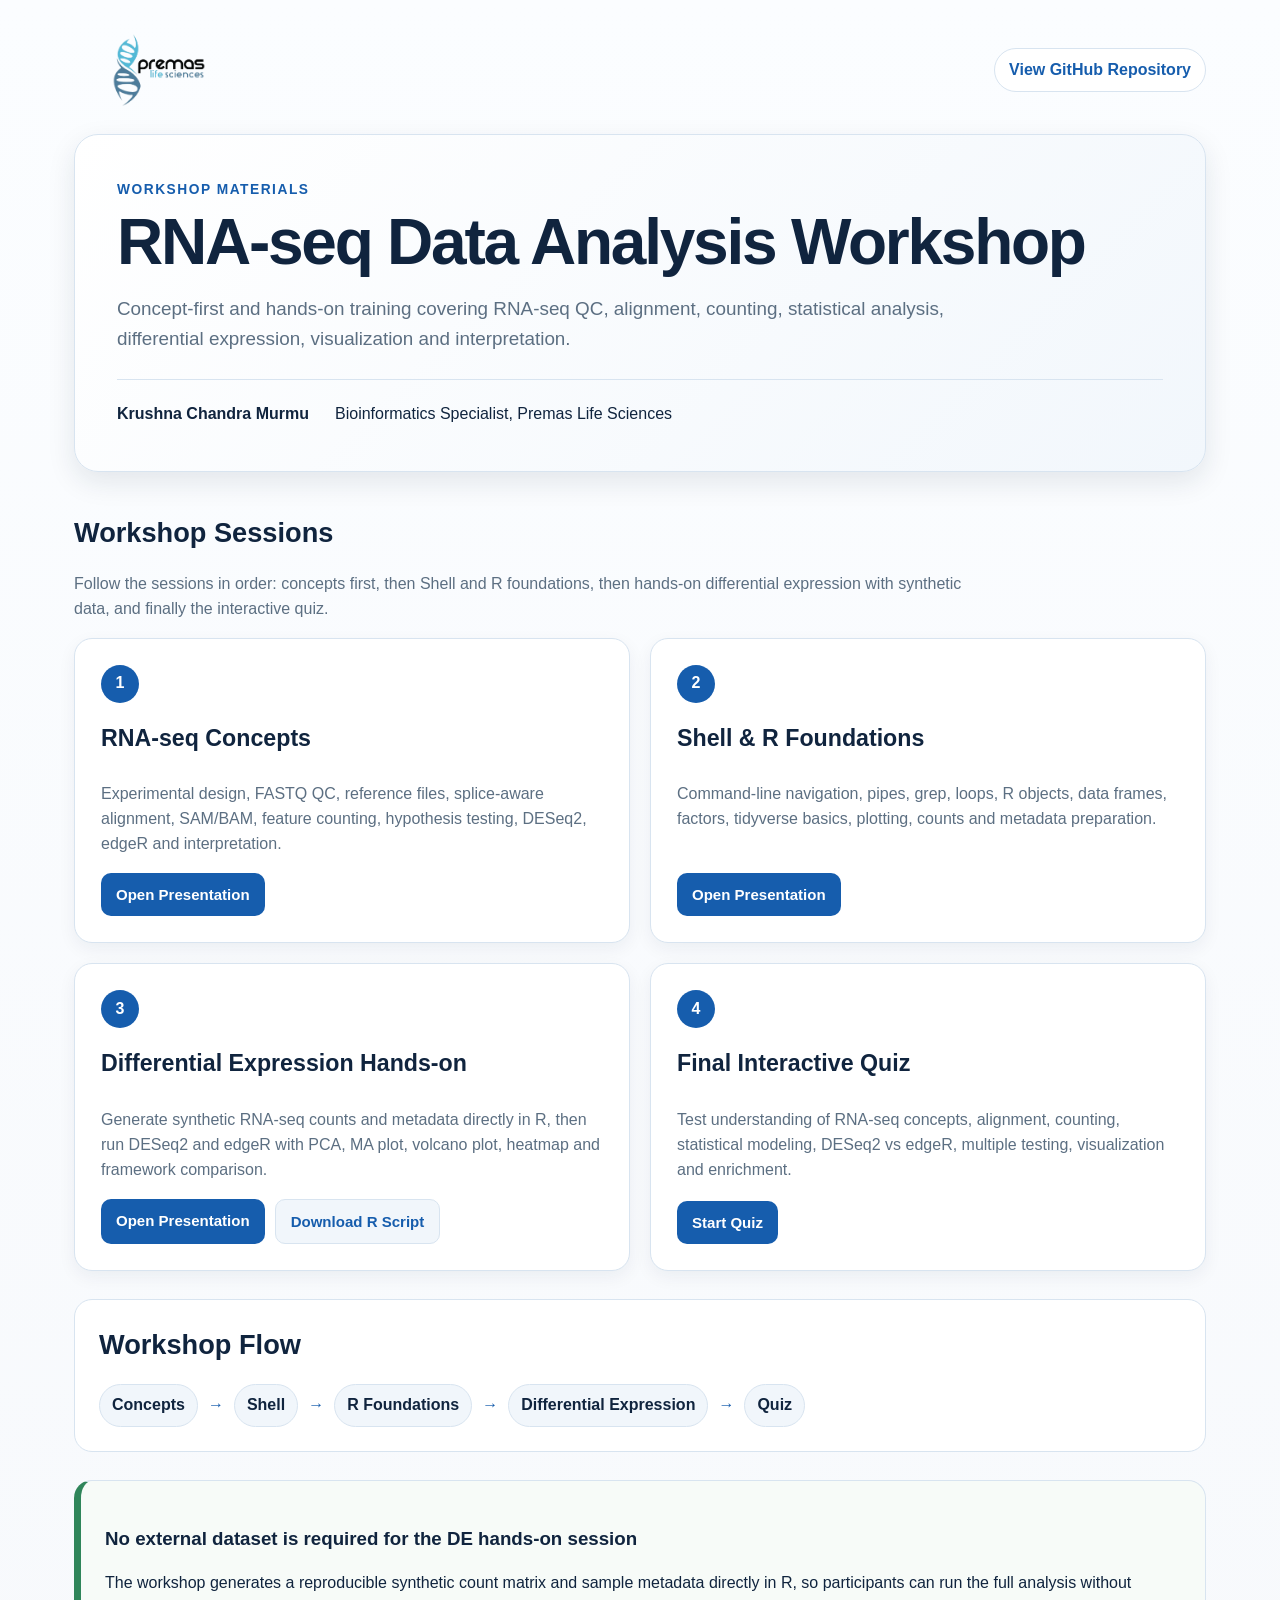
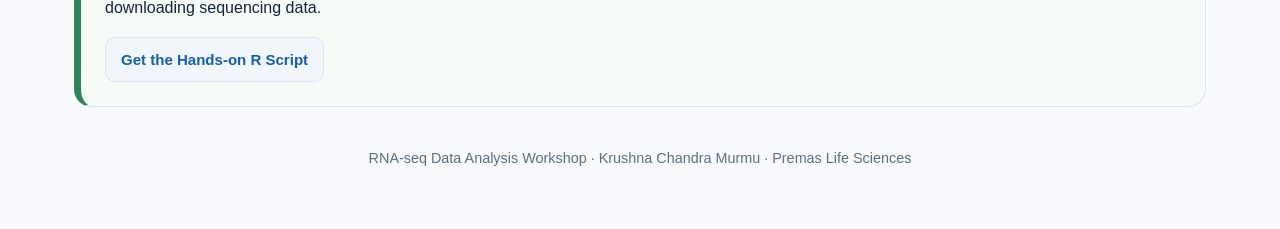
<file: index.html>
<!DOCTYPE html>
<html lang="en">
<head>
  <meta charset="UTF-8">
  <meta name="viewport" content="width=device-width, initial-scale=1.0">
  <meta name="description" content="RNA-seq Data Analysis Workshop">
  <title>RNA-seq Data Analysis Workshop</title>
  <style>
    :root{--bg:#f7f9fc;--surface:#fff;--text:#10243e;--muted:#5c6f82;--blue:#165dad;--blue2:#0e477f;--green:#2f855a;--border:#d8e4f0;--shadow:0 10px 28px rgba(16,36,62,.10)}
    *{box-sizing:border-box} body{margin:0;font-family:Arial,Helvetica,sans-serif;color:var(--text);background:linear-gradient(180deg,#fbfdff 0%,var(--bg) 100%);line-height:1.55}
    .page{max-width:1180px;margin:auto;padding:34px 24px 60px}.topbar{display:flex;align-items:center;justify-content:space-between;gap:20px;margin-bottom:28px}
    .logo{width:170px;max-height:72px;object-fit:contain}.repo{color:var(--blue);font-weight:700;text-decoration:none;border:1px solid var(--border);padding:9px 14px;border-radius:999px;background:#fff}
    .hero{background:linear-gradient(135deg,#fff 0%,#f2f7fc 100%);border:1px solid var(--border);border-radius:24px;padding:44px 42px;box-shadow:var(--shadow)}
    .eyebrow{color:var(--blue);font-size:.86rem;font-weight:800;letter-spacing:.11em;text-transform:uppercase;margin:0 0 10px}
    h1{font-size:clamp(2.4rem,5vw,4.3rem);line-height:1.02;letter-spacing:-.035em;margin:0}.subtitle{font-size:1.18rem;color:var(--muted);max-width:850px}
    .author{margin-top:26px;padding-top:22px;border-top:1px solid var(--border);display:flex;gap:8px 26px;flex-wrap:wrap}
    .section-title{font-size:1.7rem;margin:40px 0 18px}.intro{color:var(--muted);max-width:900px}.grid{display:grid;grid-template-columns:repeat(2,minmax(0,1fr));gap:20px}
    .card{display:flex;flex-direction:column;min-height:260px;background:var(--surface);border:1px solid var(--border);border-radius:18px;padding:26px;box-shadow:0 6px 18px rgba(16,36,62,.06)}
    .step{width:38px;height:38px;border-radius:50%;display:grid;place-items:center;background:var(--blue);color:#fff;font-weight:800;margin-bottom:18px}
    .card h2{margin:0 0 10px;font-size:1.45rem}.card p{color:var(--muted)}.actions{margin-top:auto;display:flex;gap:10px;flex-wrap:wrap}
    .button{display:inline-block;text-decoration:none;border-radius:10px;padding:10px 15px;font-weight:800;font-size:.94rem}.primary{background:var(--blue);color:#fff}.primary:hover{background:var(--blue2)}
    .secondary{background:#f1f6fb;color:var(--blue);border:1px solid var(--border)}.workflow,.resource{margin-top:28px;background:#fff;border:1px solid var(--border);border-radius:18px;padding:24px}
    .resource{border-left:7px solid var(--green);background:#f7fbf8}.flow{display:flex;flex-wrap:wrap;gap:10px;align-items:center;font-weight:700}.chip{padding:8px 12px;background:#f1f6fb;border:1px solid var(--border);border-radius:999px}.arrow{color:var(--blue)}
    footer{text-align:center;color:var(--muted);margin-top:40px;font-size:.9rem}@media(max-width:820px){.grid{grid-template-columns:1fr}.hero{padding:32px 24px}.topbar{flex-direction:column;align-items:flex-start}}
  </style>
</head>
<body>
<main class="page">
  <div class="topbar">
    <img class="logo" src="premAS_logo.png" alt="Premas Life Sciences logo">
    <a class="repo" href="https://github.com/kcmtest/MPL_RNA_seq" target="_blank" rel="noopener">View GitHub Repository</a>
  </div>

  <section class="hero">
    <p class="eyebrow">Workshop Materials</p>
    <h1>RNA-seq Data Analysis Workshop</h1>
    <p class="subtitle">Concept-first and hands-on training covering RNA-seq QC, alignment, counting, statistical analysis, differential expression, visualization and interpretation.</p>
    <div class="author"><strong>Krushna Chandra Murmu</strong><span>Bioinformatics Specialist, Premas Life Sciences</span></div>
  </section>

  <h2 class="section-title">Workshop Sessions</h2>
  <p class="intro">Follow the sessions in order: concepts first, then Shell and R foundations, then hands-on differential expression with synthetic data, and finally the interactive quiz.</p>

  <section class="grid">
    <article class="card">
      <div class="step">1</div>
      <h2>RNA-seq Concepts</h2>
      <p>Experimental design, FASTQ QC, reference files, splice-aware alignment, SAM/BAM, feature counting, hypothesis testing, DESeq2, edgeR and interpretation.</p>
      <div class="actions"><a class="button primary" href="RNAseq_Workshop_Concept_First_Krushna_Stats_DESeq2_edgeR.html">Open Presentation</a></div>
    </article>

    <article class="card">
      <div class="step">2</div>
      <h2>Shell &amp; R Foundations</h2>
      <p>Command-line navigation, pipes, grep, loops, R objects, data frames, factors, tidyverse basics, plotting, counts and metadata preparation.</p>
      <div class="actions"><a class="button primary" href="Shell_R_Foundations_Final_Before_DE.html">Open Presentation</a></div>
    </article>

    <article class="card">
      <div class="step">3</div>
      <h2>Differential Expression Hands-on</h2>
      <p>Generate synthetic RNA-seq counts and metadata directly in R, then run DESeq2 and edgeR with PCA, MA plot, volcano plot, heatmap and framework comparison.</p>
      <div class="actions">
        <a class="button primary" href="Differential_Expression_Synthetic_DESeq2_edgeR_Workshop.html">Open Presentation</a>
        <a class="button secondary" href="Differential_Expression_Synthetic_Workshop.R" download>Download R Script</a>
      </div>
    </article>

    <article class="card">
      <div class="step">4</div>
      <h2>Final Interactive Quiz</h2>
      <p>Test understanding of RNA-seq concepts, alignment, counting, statistical modeling, DESeq2 vs edgeR, multiple testing, visualization and enrichment.</p>
      <div class="actions"><a class="button primary" href="RNAseq_Comprehensive_FinalScore_Quiz.html">Start Quiz</a></div>
    </article>
  </section>

  <section class="workflow">
    <h2 class="section-title" style="margin-top:0">Workshop Flow</h2>
    <div class="flow">
      <span class="chip">Concepts</span><span class="arrow">→</span>
      <span class="chip">Shell</span><span class="arrow">→</span>
      <span class="chip">R Foundations</span><span class="arrow">→</span>
      <span class="chip">Differential Expression</span><span class="arrow">→</span>
      <span class="chip">Quiz</span>
    </div>
  </section>

  <section class="resource">
    <h3>No external dataset is required for the DE hands-on session</h3>
    <p>The workshop generates a reproducible synthetic count matrix and sample metadata directly in R, so participants can run the full analysis without downloading sequencing data.</p>
    <a class="button secondary" href="Differential_Expression_Synthetic_Workshop.R" download>Get the Hands-on R Script</a>
  </section>

  <footer>RNA-seq Data Analysis Workshop · Krushna Chandra Murmu · Premas Life Sciences</footer>
</main>
</body>
</html>
</file>
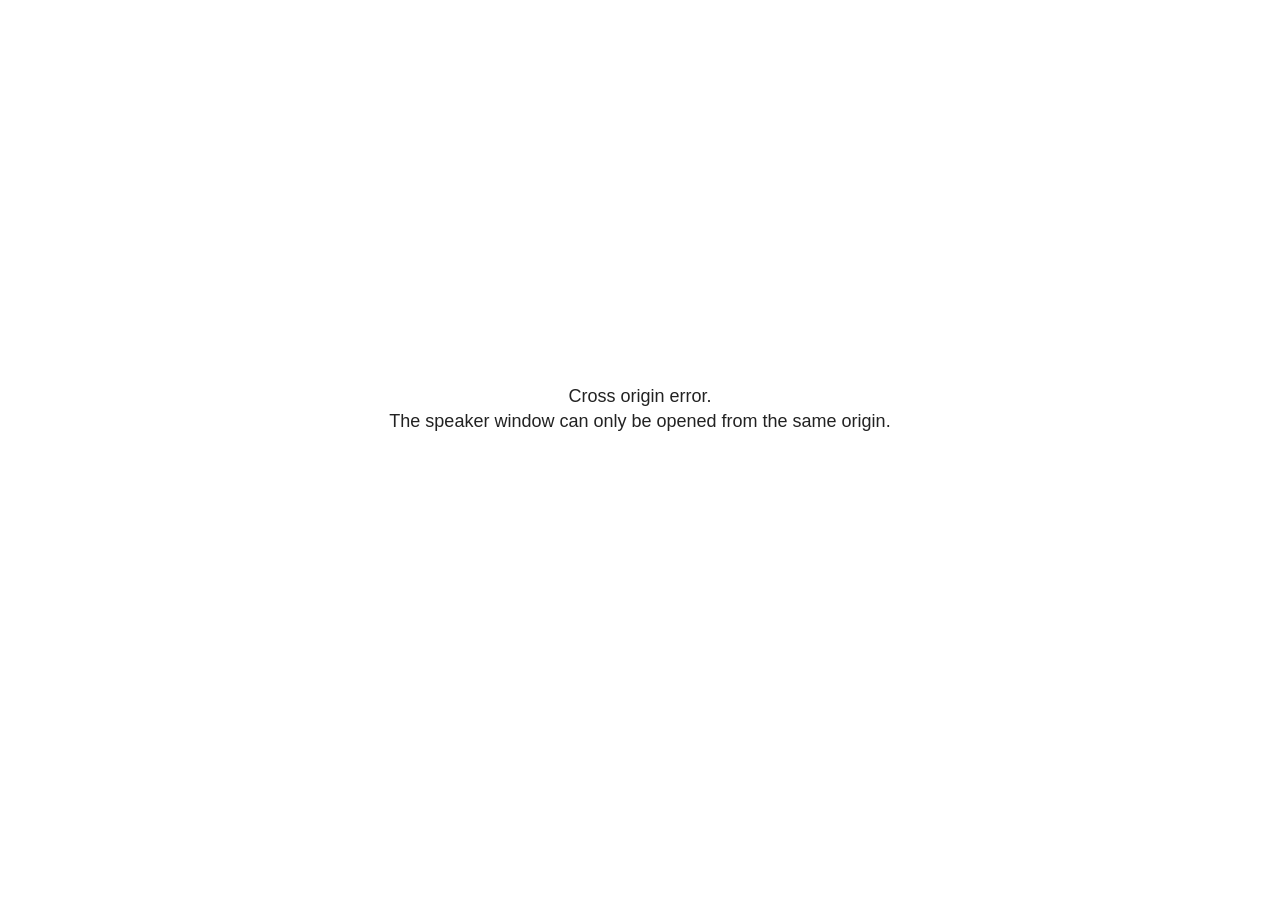
<file: Differential_Expression_Synthetic_DESeq2_edgeR_Workshop_files/libs/revealjs/plugin/notes/speaker-view.html>
<!--
	NOTE: You need to build the notes plugin after making changes to this file.
-->
<html lang="en">
	<head>
		<meta charset="utf-8">

		<title>reveal.js - Speaker View</title>

		<style>
			body {
				font-family: Helvetica;
				font-size: 18px;
			}

			#current-slide,
			#upcoming-slide,
			#speaker-controls {
				padding: 6px;
				box-sizing: border-box;
				-moz-box-sizing: border-box;
			}

			#current-slide iframe,
			#upcoming-slide iframe {
				width: 100%;
				height: 100%;
				border: 1px solid #ddd;
			}

			#current-slide .label,
			#upcoming-slide .label {
				position: absolute;
				top: 10px;
				left: 10px;
				z-index: 2;
			}

			#connection-status {
				position: absolute;
				top: 0;
				left: 0;
				width: 100%;
				height: 100%;
				z-index: 20;
				padding: 30% 20% 20% 20%;
				font-size: 18px;
				color: #222;
				background: #fff;
				text-align: center;
				box-sizing: border-box;
				line-height: 1.4;
			}

			.overlay-element {
				height: 34px;
				line-height: 34px;
				padding: 0 10px;
				text-shadow: none;
				background: rgba( 220, 220, 220, 0.8 );
				color: #222;
				font-size: 14px;
			}

			.overlay-element.interactive:hover {
				background: rgba( 220, 220, 220, 1 );
			}

			#current-slide {
				position: absolute;
				width: 60%;
				height: 100%;
				top: 0;
				left: 0;
				padding-right: 0;
			}

			#upcoming-slide {
				position: absolute;
				width: 40%;
				height: 40%;
				right: 0;
				top: 0;
			}

			/* Speaker controls */
			#speaker-controls {
				position: absolute;
				top: 40%;
				right: 0;
				width: 40%;
				height: 60%;
				overflow: auto;
				font-size: 18px;
			}

				.speaker-controls-time.hidden,
				.speaker-controls-notes.hidden {
					display: none;
				}

				.speaker-controls-time .label,
				.speaker-controls-pace .label,
				.speaker-controls-notes .label {
					text-transform: uppercase;
					font-weight: normal;
					font-size: 0.66em;
					color: #666;
					margin: 0;
				}

				.speaker-controls-time, .speaker-controls-pace {
					border-bottom: 1px solid rgba( 200, 200, 200, 0.5 );
					margin-bottom: 10px;
					padding: 10px 16px;
					padding-bottom: 20px;
					cursor: pointer;
				}

				.speaker-controls-time .reset-button {
					opacity: 0;
					float: right;
					color: #666;
					text-decoration: none;
				}
				.speaker-controls-time:hover .reset-button {
					opacity: 1;
				}

				.speaker-controls-time .timer,
				.speaker-controls-time .clock {
					width: 50%;
				}

				.speaker-controls-time .timer,
				.speaker-controls-time .clock,
				.speaker-controls-time .pacing .hours-value,
				.speaker-controls-time .pacing .minutes-value,
				.speaker-controls-time .pacing .seconds-value {
					font-size: 1.9em;
				}

				.speaker-controls-time .timer {
					float: left;
				}

				.speaker-controls-time .clock {
					float: right;
					text-align: right;
				}

				.speaker-controls-time span.mute {
					opacity: 0.3;
				}

				.speaker-controls-time .pacing-title {
					margin-top: 5px;
				}

				.speaker-controls-time .pacing.ahead {
					color: blue;
				}

				.speaker-controls-time .pacing.on-track {
					color: green;
				}

				.speaker-controls-time .pacing.behind {
					color: red;
				}

				.speaker-controls-notes {
					padding: 10px 16px;
				}

				.speaker-controls-notes .value {
					margin-top: 5px;
					line-height: 1.4;
					font-size: 1.2em;
				}

			/* Layout selector */
			#speaker-layout {
				position: absolute;
				top: 10px;
				right: 10px;
				color: #222;
				z-index: 10;
			}
				#speaker-layout select {
					position: absolute;
					width: 100%;
					height: 100%;
					top: 0;
					left: 0;
					border: 0;
					box-shadow: 0;
					cursor: pointer;
					opacity: 0;

					font-size: 1em;
					background-color: transparent;

					-moz-appearance: none;
					-webkit-appearance: none;
					-webkit-tap-highlight-color: rgba(0, 0, 0, 0);
				}

				#speaker-layout select:focus {
					outline: none;
					box-shadow: none;
				}

			.clear {
				clear: both;
			}

			/* Speaker layout: Wide */
			body[data-speaker-layout="wide"] #current-slide,
			body[data-speaker-layout="wide"] #upcoming-slide {
				width: 50%;
				height: 45%;
				padding: 6px;
			}

			body[data-speaker-layout="wide"] #current-slide {
				top: 0;
				left: 0;
			}

			body[data-speaker-layout="wide"] #upcoming-slide {
				top: 0;
				left: 50%;
			}

			body[data-speaker-layout="wide"] #speaker-controls {
				top: 45%;
				left: 0;
				width: 100%;
				height: 50%;
				font-size: 1.25em;
			}

			/* Speaker layout: Tall */
			body[data-speaker-layout="tall"] #current-slide,
			body[data-speaker-layout="tall"] #upcoming-slide {
				width: 45%;
				height: 50%;
				padding: 6px;
			}

			body[data-speaker-layout="tall"] #current-slide {
				top: 0;
				left: 0;
			}

			body[data-speaker-layout="tall"] #upcoming-slide {
				top: 50%;
				left: 0;
			}

			body[data-speaker-layout="tall"] #speaker-controls {
				padding-top: 40px;
				top: 0;
				left: 45%;
				width: 55%;
				height: 100%;
				font-size: 1.25em;
			}

			/* Speaker layout: Notes only */
			body[data-speaker-layout="notes-only"] #current-slide,
			body[data-speaker-layout="notes-only"] #upcoming-slide {
				display: none;
			}

			body[data-speaker-layout="notes-only"] #speaker-controls {
				padding-top: 40px;
				top: 0;
				left: 0;
				width: 100%;
				height: 100%;
				font-size: 1.25em;
			}

			@media screen and (max-width: 1080px) {
				body[data-speaker-layout="default"] #speaker-controls {
					font-size: 16px;
				}
			}

			@media screen and (max-width: 900px) {
				body[data-speaker-layout="default"] #speaker-controls {
					font-size: 14px;
				}
			}

			@media screen and (max-width: 800px) {
				body[data-speaker-layout="default"] #speaker-controls {
					font-size: 12px;
				}
			}

		</style>
	</head>

	<body>

		<div id="connection-status">Loading speaker view...</div>

		<div id="current-slide"></div>
		<div id="upcoming-slide"><span class="overlay-element label">Upcoming</span></div>
		<div id="speaker-controls">
			<div class="speaker-controls-time">
				<h4 class="label">Time <span class="reset-button">Click to Reset</span></h4>
				<div class="clock">
					<span class="clock-value">0:00 AM</span>
				</div>
				<div class="timer">
					<span class="hours-value">00</span><span class="minutes-value">:00</span><span class="seconds-value">:00</span>
				</div>
				<div class="clear"></div>

				<h4 class="label pacing-title" style="display: none">Pacing – Time to finish current slide</h4>
				<div class="pacing" style="display: none">
					<span class="hours-value">00</span><span class="minutes-value">:00</span><span class="seconds-value">:00</span>
				</div>
			</div>

			<div class="speaker-controls-notes hidden">
				<h4 class="label">Notes</h4>
				<div class="value"></div>
			</div>
		</div>
		<div id="speaker-layout" class="overlay-element interactive">
			<span class="speaker-layout-label"></span>
			<select class="speaker-layout-dropdown"></select>
		</div>

		<script>

			(function() {

				var notes,
					notesValue,
					currentState,
					currentSlide,
					upcomingSlide,
					layoutLabel,
					layoutDropdown,
					pendingCalls = {},
					lastRevealApiCallId = 0,
					connected = false

				var connectionStatus = document.querySelector( '#connection-status' );

				var SPEAKER_LAYOUTS = {
					'default': 'Default',
					'wide': 'Wide',
					'tall': 'Tall',
					'notes-only': 'Notes only'
				};

				setupLayout();

				let openerOrigin;

				try {
					openerOrigin = window.opener.location.origin;
				}
				catch ( error ) { console.warn( error ) }

				// In order to prevent XSS, the speaker view will only run if its
				// opener has the same origin as itself
				if( window.location.origin !== openerOrigin ) {
					connectionStatus.innerHTML = 'Cross origin error.<br>The speaker window can only be opened from the same origin.';
					return;
				}

				var connectionTimeout = setTimeout( function() {
					connectionStatus.innerHTML = 'Error connecting to main window.<br>Please try closing and reopening the speaker view.';
				}, 5000 );

				window.addEventListener( 'message', function( event ) {

					// Validate the origin of all messages to avoid parsing messages
					// that aren't meant for us. Ignore when running off file:// so
					// that the speaker view continues to work without a web server.
					if( window.location.origin !== event.origin && window.location.origin !== 'file://' ) {
						return
					}

					clearTimeout( connectionTimeout );
					connectionStatus.style.display = 'none';

					var data = JSON.parse( event.data );

					// The overview mode is only useful to the reveal.js instance
					// where navigation occurs so we don't sync it
					if( data.state ) delete data.state.overview;

					// Messages sent by the notes plugin inside of the main window
					if( data && data.namespace === 'reveal-notes' ) {
						if( data.type === 'connect' ) {
							handleConnectMessage( data );
						}
						else if( data.type === 'state' ) {
							handleStateMessage( data );
						}
						else if( data.type === 'return' ) {
							pendingCalls[data.callId](data.result);
							delete pendingCalls[data.callId];
						}
					}
					// Messages sent by the reveal.js inside of the current slide preview
					else if( data && data.namespace === 'reveal' ) {
						if( /ready/.test( data.eventName ) ) {
							// Send a message back to notify that the handshake is complete
							window.opener.postMessage( JSON.stringify({ namespace: 'reveal-notes', type: 'connected'} ), '*' );
						}
						else if( /slidechanged|fragmentshown|fragmenthidden|paused|resumed/.test( data.eventName ) && currentState !== JSON.stringify( data.state ) ) {

							dispatchStateToMainWindow( data.state );

						}
					}

				} );

				/**
				 * Updates the presentation in the main window to match the state
				 * of the presentation in the notes window.
				 */
				const dispatchStateToMainWindow = debounce(( state ) => {
					window.opener.postMessage( JSON.stringify({ method: 'setState', args: [ state ]} ), '*' );
				}, 500);

				/**
				 * Asynchronously calls the Reveal.js API of the main frame.
				 */
				function callRevealApi( methodName, methodArguments, callback ) {

					var callId = ++lastRevealApiCallId;
					pendingCalls[callId] = callback;
					window.opener.postMessage( JSON.stringify( {
						namespace: 'reveal-notes',
						type: 'call',
						callId: callId,
						methodName: methodName,
						arguments: methodArguments
					} ), '*' );

				}

				/**
				 * Called when the main window is trying to establish a
				 * connection.
				 */
				function handleConnectMessage( data ) {

					if( connected === false ) {
						connected = true;

						setupIframes( data );
						setupKeyboard();
						setupNotes();
						setupTimer();
						setupHeartbeat();
					}

				}

				/**
				 * Called when the main window sends an updated state.
				 */
				function handleStateMessage( data ) {

					// Store the most recently set state to avoid circular loops
					// applying the same state
					currentState = JSON.stringify( data.state );

					// No need for updating the notes in case of fragment changes
					if ( data.notes ) {
						notes.classList.remove( 'hidden' );
						notesValue.style.whiteSpace = data.whitespace;
						if( data.markdown ) {
							notesValue.innerHTML = marked( data.notes );
						}
						else {
							notesValue.innerHTML = data.notes;
						}
					}
					else {
						notes.classList.add( 'hidden' );
					}

					// Update the note slides
					currentSlide.contentWindow.postMessage( JSON.stringify({ method: 'setState', args: [ data.state ] }), '*' );
					upcomingSlide.contentWindow.postMessage( JSON.stringify({ method: 'setState', args: [ data.state ] }), '*' );
					upcomingSlide.contentWindow.postMessage( JSON.stringify({ method: 'next' }), '*' );

				}

				// Limit to max one state update per X ms
				handleStateMessage = debounce( handleStateMessage, 200 );

				/**
				 * Forward keyboard events to the current slide window.
				 * This enables keyboard events to work even if focus
				 * isn't set on the current slide iframe.
				 *
				 * Block F5 default handling, it reloads and disconnects
				 * the speaker notes window.
				 */
				function setupKeyboard() {

					document.addEventListener( 'keydown', function( event ) {
						if( event.keyCode === 116 || ( event.metaKey && event.keyCode === 82 ) ) {
							event.preventDefault();
							return false;
						}
						currentSlide.contentWindow.postMessage( JSON.stringify({ method: 'triggerKey', args: [ event.keyCode ] }), '*' );
					} );

				}

				/**
				 * Creates the preview iframes.
				 */
				function setupIframes( data ) {

					var params = [
						'receiver',
						'progress=false',
						'history=false',
						'transition=none',
						'autoSlide=0',
						'backgroundTransition=none'
					].join( '&' );

					var urlSeparator = /\?/.test(data.url) ? '&' : '?';
					var hash = '#/' + data.state.indexh + '/' + data.state.indexv;
					var currentURL = data.url + urlSeparator + params + '&scrollActivationWidth=false&postMessageEvents=true' + hash;
					var upcomingURL = data.url + urlSeparator + params + '&scrollActivationWidth=false&controls=false' + hash;

					currentSlide = document.createElement( 'iframe' );
					currentSlide.setAttribute( 'width', 1280 );
					currentSlide.setAttribute( 'height', 1024 );
					currentSlide.setAttribute( 'src', currentURL );
					document.querySelector( '#current-slide' ).appendChild( currentSlide );

					upcomingSlide = document.createElement( 'iframe' );
					upcomingSlide.setAttribute( 'width', 640 );
					upcomingSlide.setAttribute( 'height', 512 );
					upcomingSlide.setAttribute( 'src', upcomingURL );
					document.querySelector( '#upcoming-slide' ).appendChild( upcomingSlide );

				}

				/**
				 * Setup the notes UI.
				 */
				function setupNotes() {

					notes = document.querySelector( '.speaker-controls-notes' );
					notesValue = document.querySelector( '.speaker-controls-notes .value' );

				}

				/**
				 * We send out a heartbeat at all times to ensure we can
				 * reconnect with the main presentation window after reloads.
				 */
				function setupHeartbeat() {

					setInterval( () => {
						window.opener.postMessage( JSON.stringify({ namespace: 'reveal-notes', type: 'heartbeat'} ), '*' );
					}, 1000 );

				}

				function getTimings( callback ) {

					callRevealApi( 'getSlidesAttributes', [], function ( slideAttributes ) {
						callRevealApi( 'getConfig', [], function ( config ) {
							var totalTime = config.totalTime;
							var minTimePerSlide = config.minimumTimePerSlide || 0;
							var defaultTiming = config.defaultTiming;
							if ((defaultTiming == null) && (totalTime == null)) {
								callback(null);
								return;
							}
							// Setting totalTime overrides defaultTiming
							if (totalTime) {
								defaultTiming = 0;
							}
							var timings = [];
							for ( var i in slideAttributes ) {
								var slide = slideAttributes[ i ];
								var timing = defaultTiming;
								if( slide.hasOwnProperty( 'data-timing' )) {
									var t = slide[ 'data-timing' ];
									timing = parseInt(t);
									if( isNaN(timing) ) {
										console.warn("Could not parse timing '" + t + "' of slide " + i + "; using default of " + defaultTiming);
										timing = defaultTiming;
									}
								}
								timings.push(timing);
							}
							if ( totalTime ) {
								// After we've allocated time to individual slides, we summarize it and
								// subtract it from the total time
								var remainingTime = totalTime - timings.reduce( function(a, b) { return a + b; }, 0 );
								// The remaining time is divided by the number of slides that have 0 seconds
								// allocated at the moment, giving the average time-per-slide on the remaining slides
								var remainingSlides = (timings.filter( function(x) { return x == 0 }) ).length
								var timePerSlide = Math.round( remainingTime / remainingSlides, 0 )
								// And now we replace every zero-value timing with that average
								timings = timings.map( function(x) { return (x==0 ? timePerSlide : x) } );
							}
							var slidesUnderMinimum = timings.filter( function(x) { return (x < minTimePerSlide) } ).length
							if ( slidesUnderMinimum ) {
								message = "The pacing time for " + slidesUnderMinimum + " slide(s) is under the configured minimum of " + minTimePerSlide + " seconds. Check the data-timing attribute on individual slides, or consider increasing the totalTime or minimumTimePerSlide configuration options (or removing some slides).";
								alert(message);
							}
							callback( timings );
						} );
					} );

				}

				/**
				 * Return the number of seconds allocated for presenting
				 * all slides up to and including this one.
				 */
				function getTimeAllocated( timings, callback ) {

					callRevealApi( 'getSlidePastCount', [], function ( currentSlide ) {
						var allocated = 0;
						for (var i in timings.slice(0, currentSlide + 1)) {
							allocated += timings[i];
						}
						callback( allocated );
					} );

				}

				/**
				 * Create the timer and clock and start updating them
				 * at an interval.
				 */
				function setupTimer() {

					var start = new Date(),
					timeEl = document.querySelector( '.speaker-controls-time' ),
					clockEl = timeEl.querySelector( '.clock-value' ),
					hoursEl = timeEl.querySelector( '.hours-value' ),
					minutesEl = timeEl.querySelector( '.minutes-value' ),
					secondsEl = timeEl.querySelector( '.seconds-value' ),
					pacingTitleEl = timeEl.querySelector( '.pacing-title' ),
					pacingEl = timeEl.querySelector( '.pacing' ),
					pacingHoursEl = pacingEl.querySelector( '.hours-value' ),
					pacingMinutesEl = pacingEl.querySelector( '.minutes-value' ),
					pacingSecondsEl = pacingEl.querySelector( '.seconds-value' );

					var timings = null;
					getTimings( function ( _timings ) {

						timings = _timings;
						if (_timings !== null) {
							pacingTitleEl.style.removeProperty('display');
							pacingEl.style.removeProperty('display');
						}

						// Update once directly
						_updateTimer();

						// Then update every second
						setInterval( _updateTimer, 1000 );

					} );


					function _resetTimer() {

						if (timings == null) {
							start = new Date();
							_updateTimer();
						}
						else {
							// Reset timer to beginning of current slide
							getTimeAllocated( timings, function ( slideEndTimingSeconds ) {
								var slideEndTiming = slideEndTimingSeconds * 1000;
								callRevealApi( 'getSlidePastCount', [], function ( currentSlide ) {
									var currentSlideTiming = timings[currentSlide] * 1000;
									var previousSlidesTiming = slideEndTiming - currentSlideTiming;
									var now = new Date();
									start = new Date(now.getTime() - previousSlidesTiming);
									_updateTimer();
								} );
							} );
						}

					}

					timeEl.addEventListener( 'click', function() {
						_resetTimer();
						return false;
					} );

					function _displayTime( hrEl, minEl, secEl, time) {

						var sign = Math.sign(time) == -1 ? "-" : "";
						time = Math.abs(Math.round(time / 1000));
						var seconds = time % 60;
						var minutes = Math.floor( time / 60 ) % 60 ;
						var hours = Math.floor( time / ( 60 * 60 )) ;
						hrEl.innerHTML = sign + zeroPadInteger( hours );
						if (hours == 0) {
							hrEl.classList.add( 'mute' );
						}
						else {
							hrEl.classList.remove( 'mute' );
						}
						minEl.innerHTML = ':' + zeroPadInteger( minutes );
						if (hours == 0 && minutes == 0) {
							minEl.classList.add( 'mute' );
						}
						else {
							minEl.classList.remove( 'mute' );
						}
						secEl.innerHTML = ':' + zeroPadInteger( seconds );
					}

					function _updateTimer() {

						var diff, hours, minutes, seconds,
						now = new Date();

						diff = now.getTime() - start.getTime();

						clockEl.innerHTML = now.toLocaleTimeString( 'en-US', { hour12: true, hour: '2-digit', minute:'2-digit' } );
						_displayTime( hoursEl, minutesEl, secondsEl, diff );
						if (timings !== null) {
							_updatePacing(diff);
						}

					}

					function _updatePacing(diff) {

						getTimeAllocated( timings, function ( slideEndTimingSeconds ) {
							var slideEndTiming = slideEndTimingSeconds * 1000;

							callRevealApi( 'getSlidePastCount', [], function ( currentSlide ) {
								var currentSlideTiming = timings[currentSlide] * 1000;
								var timeLeftCurrentSlide = slideEndTiming - diff;
								if (timeLeftCurrentSlide < 0) {
									pacingEl.className = 'pacing behind';
								}
								else if (timeLeftCurrentSlide < currentSlideTiming) {
									pacingEl.className = 'pacing on-track';
								}
								else {
									pacingEl.className = 'pacing ahead';
								}
								_displayTime( pacingHoursEl, pacingMinutesEl, pacingSecondsEl, timeLeftCurrentSlide );
							} );
						} );
					}

				}

				/**
				 * Sets up the speaker view layout and layout selector.
				 */
				function setupLayout() {

					layoutDropdown = document.querySelector( '.speaker-layout-dropdown' );
					layoutLabel = document.querySelector( '.speaker-layout-label' );

					// Render the list of available layouts
					for( var id in SPEAKER_LAYOUTS ) {
						var option = document.createElement( 'option' );
						option.setAttribute( 'value', id );
						option.textContent = SPEAKER_LAYOUTS[ id ];
						layoutDropdown.appendChild( option );
					}

					// Monitor the dropdown for changes
					layoutDropdown.addEventListener( 'change', function( event ) {

						setLayout( layoutDropdown.value );

					}, false );

					// Restore any currently persisted layout
					setLayout( getLayout() );

				}

				/**
				 * Sets a new speaker view layout. The layout is persisted
				 * in local storage.
				 */
				function setLayout( value ) {

					var title = SPEAKER_LAYOUTS[ value ];

					layoutLabel.innerHTML = 'Layout' + ( title ? ( ': ' + title ) : '' );
					layoutDropdown.value = value;

					document.body.setAttribute( 'data-speaker-layout', value );

					// Persist locally
					if( supportsLocalStorage() ) {
						window.localStorage.setItem( 'reveal-speaker-layout', value );
					}

				}

				/**
				 * Returns the ID of the most recently set speaker layout
				 * or our default layout if none has been set.
				 */
				function getLayout() {

					if( supportsLocalStorage() ) {
						var layout = window.localStorage.getItem( 'reveal-speaker-layout' );
						if( layout ) {
							return layout;
						}
					}

					// Default to the first record in the layouts hash
					for( var id in SPEAKER_LAYOUTS ) {
						return id;
					}

				}

				function supportsLocalStorage() {

					try {
						localStorage.setItem('test', 'test');
						localStorage.removeItem('test');
						return true;
					}
					catch( e ) {
						return false;
					}

				}

				function zeroPadInteger( num ) {

					var str = '00' + parseInt( num );
					return str.substring( str.length - 2 );

				}

				/**
				 * Limits the frequency at which a function can be called.
				 */
				function debounce( fn, ms ) {

					var lastTime = 0,
						timeout;

					return function() {

						var args = arguments;
						var context = this;

						clearTimeout( timeout );

						var timeSinceLastCall = Date.now() - lastTime;
						if( timeSinceLastCall > ms ) {
							fn.apply( context, args );
							lastTime = Date.now();
						}
						else {
							timeout = setTimeout( function() {
								fn.apply( context, args );
								lastTime = Date.now();
							}, ms - timeSinceLastCall );
						}

					}

				}

			})();

		</script>
	</body>
</html>
</file>
